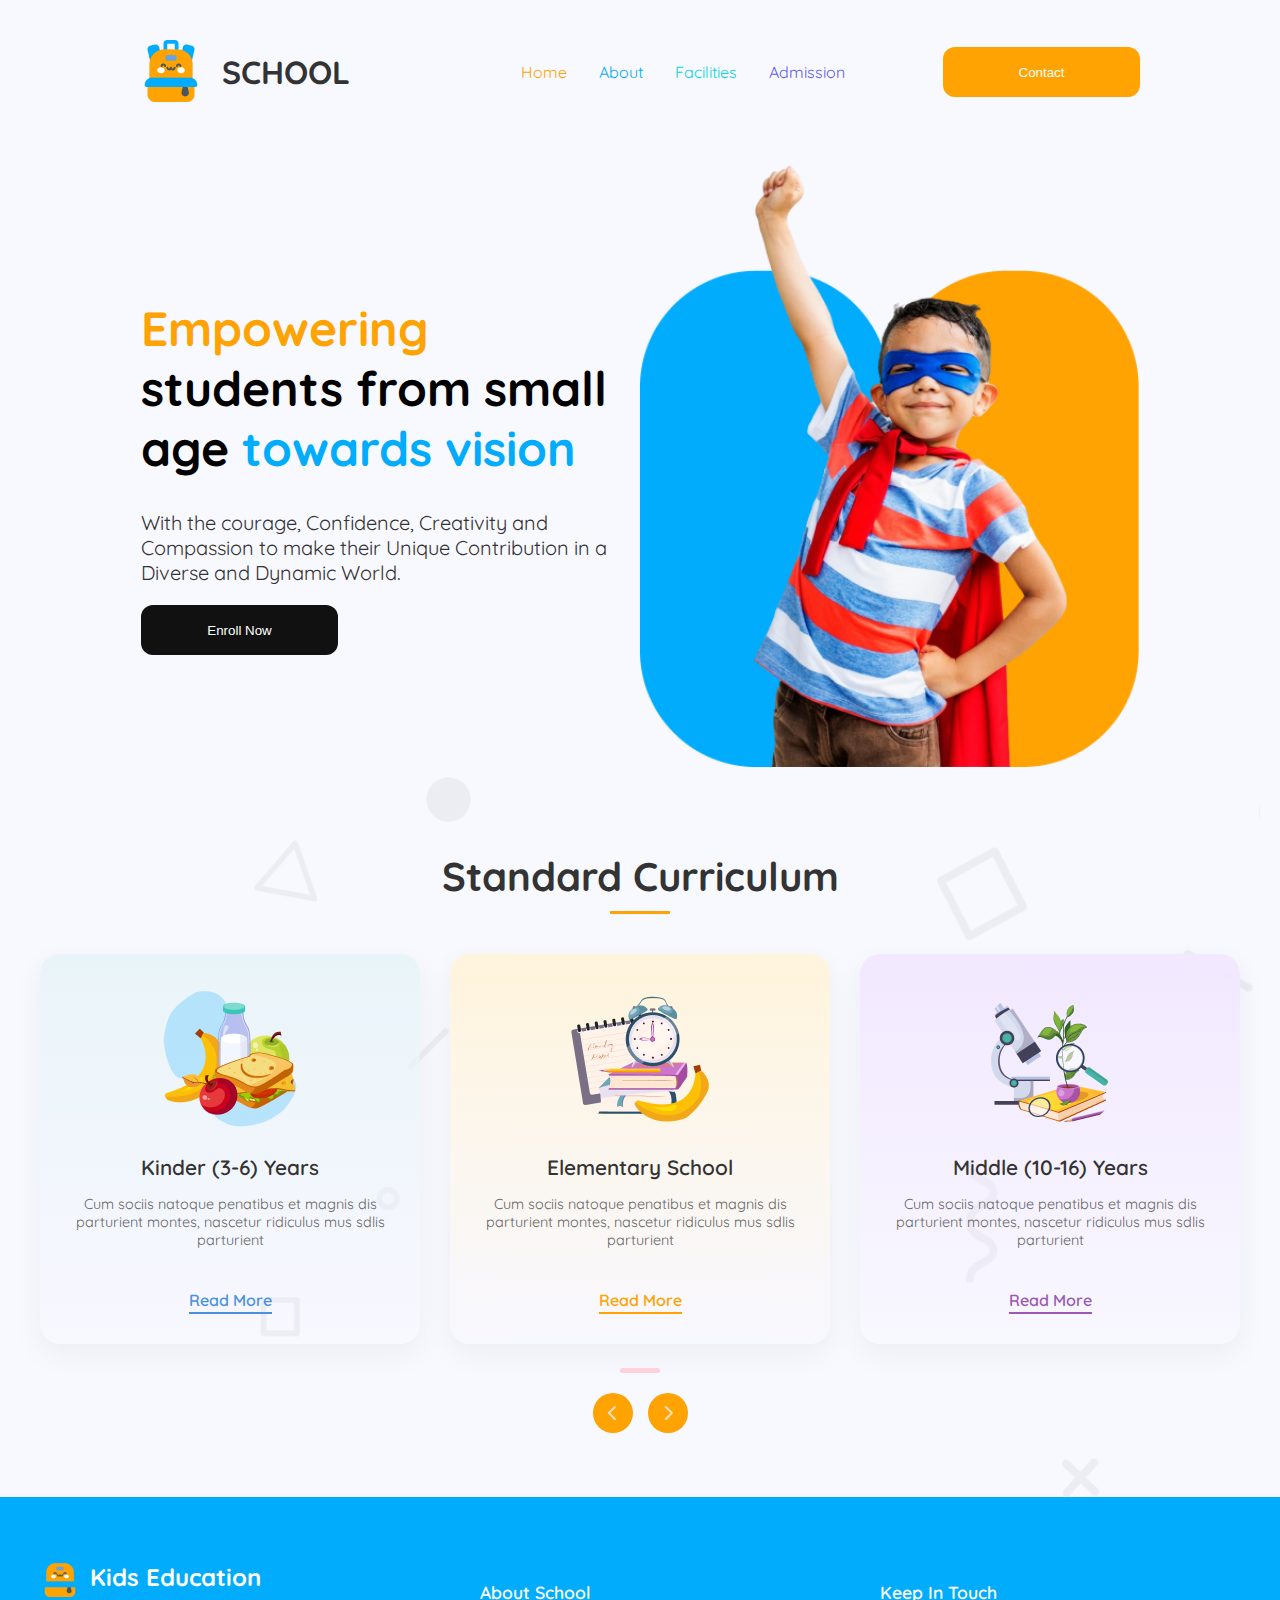
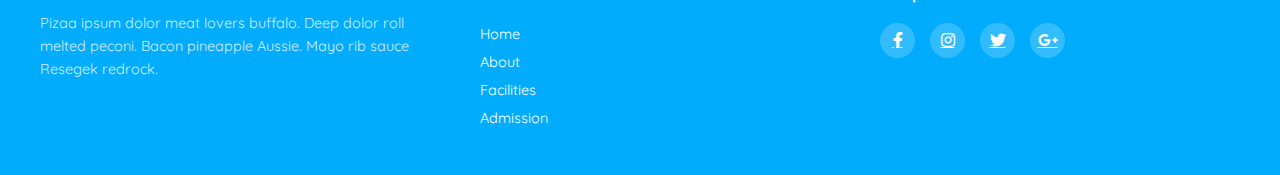
<file: index.html>
<!DOCTYPE html>
<html lang="en">
<head>
    <meta charset="UTF-8">
    <meta name="viewport" content="width=device-width, initial-scale=1.0">
    <title>B11-A2-Kids-School</title>
    <link rel="stylesheet" href="https://cdnjs.cloudflare.com/ajax/libs/font-awesome/6.0.0-beta3/css/all.min.css"> 
    <link rel="stylesheet" href="style/kids.css"> 
</head>
<body class="quicksand-new-font">
    <header class="header">
        <div class="mobile-content">
            <div class="moblile-logo"><img src="assets/logo.png" alt="Logo"></div> 
            <div class="mobile-ber"><i class="fa-solid fa-bars"></i></div>
        </div>    
        <hr class="hr-mobile text-primary">
          
        <div class="desktop-content">
            <div class="box-0">
                <nav class="navbar display-flex">
                    <div class="box-1 display-flex">
                        <img src="assets/logo.png" alt="Logo" class="img-logo">
                        <h3 class="nav-tittle">SCHOOL</h3>
                    </div>
                    <div class="box-2 display-flex">
                        <ul class="nav-link display-flex">
                            <li class="nav-item text-primary"><a class="text-primary" href="#">Home</a></li>
                            <li class="nav-item text-blue"><a class="text-blue" href="#">About</a></li>
                            <li class="nav-item text-sky"><a class="text-sky" href="#">Facilities</a></li>
                            <li class="nav-item text-beguni"><a class="text-beguni" href="#">Admission</a></li>
                        </ul>
                    </div>
                   <button class="btn">Contact</button>
                </nav>
            </div>
        </div>
        
        <div class="new">
            <div class="banner">
                <div class="banner-contant">
                    <h1 class="banner-tittle"><span class="text-primary">Empowering</span><br>
                        <span class="text-black">students from small <br>age</span> <span class="text-blue">towards vision</span>
                    </h1>
                    <p class="banner-des">
                        With the courage, Confidence, Creativity and Compassion to make their Unique Contribution in a Diverse and Dynamic World.
                    </p>
                    <button class="banner-btn">Enroll Now</button>
                </div>
                <img class="banner-logo" src="assets/hero-kids.png" alt="Hero Illustration of Kids">
            </div>
        </div>
    </header>

    <section style="background-image: url(assets/bg.png);" class="curriculum-section">
        <h2 class="section-title">Standard Curriculum</h2>
        <div class="title-underline"></div>

        <div class="curriculum-cards-container">
            <div class="curriculum-card card-kinder" style="background: linear-gradient(to bottom, rgba(233, 244, 249, 100), rgba(255,255,255,0));">
                <div class="card-image-box">
                    <img src="assets/kinder.png" alt="Kinder illustration" class="card-image">
                </div>
                <h3 class="card-title">Kinder (3-6) Years</h3>
                <p class="card-description">Cum sociis natoque penatibus et magnis dis parturient montes, nascetur ridiculus mus sdlis parturient</p>
                <a href="#" class="read-more-link link-blue">Read More</a>
            </div>

            <div class="curriculum-card card-elementary" style="background: linear-gradient(to bottom, rgba(255, 244, 220, 100), rgba(255,255,255,0));">
                <div class="card-image-box">
                    <img src="assets/elementary.png" alt="Elementary illustration" class="card-image">
                </div>
                <h3 class="card-title">Elementary School</h3>
                <p class="card-description">Cum sociis natoque penatibus et magnis dis parturient montes, nascetur ridiculus mus sdlis parturient</p>
                <a href="#" class="read-more-link link-orange">Read More</a>
            </div>

            <div class="curriculum-card card-middle" style="background: linear-gradient(to bottom, rgba(242, 232, 255, 100), rgba(255,255,255,0));">
                <div class="card-image-box">
                    <img src="assets/middle.png" alt="Middle illustration" class="card-image">
                </div>
                <h3 class="card-title">Middle (10-16) Years</h3>
                <p class="card-description">Cum sociis natoque penatibus et magnis dis parturient montes, nascetur ridiculus mus sdlis parturient</p>
                <a href="#" class="read-more-link link-purple">Read More</a>
            </div>
        </div>

        <div style="margin: 24px;" class="curriculum-navigation">
            <div class="nav-dot-indicator"></div>
            <div class="nav-arrows">
                <button style="background-color: #FEA301; border-radius: 24px; border: none; color: wheat; height: 40px; width: 40px;" class="nav-arrow left-arrow"><i style="font-size: 16px;" class="fas fa-chevron-left"></i></button>
                <button style="background-color: #FEA301; border-radius: 24px; border: none; color: wheat; height: 40px; width: 40px;" class="nav-arrow right-arrow"><i style="font-size: 16px;" class="fas fa-chevron-right"></i></button>
            </div>
        </div>
    </section>


    <div class="bg-shapes">
        <span class="shape triangle-top-left"></span>
        <span class="shape circle-top-right"></span>
        <span class="shape plus-bottom-left"></span>
        <span class="shape x-bottom-right"></span>
    </div>


    <footer class="main-footer">
    <div class="footer-container">
        
        <div class="footer-col footer-info">
            <div class="footer-logo-box">
                <img src="assets/logo.png" alt="Kids Education Logo" class="footer-logo">
                <h3 class="footer-title">Kids Education</h3>
            </div>
            <p class="footer-description">
                Pizaa ipsum dolor meat lovers buffalo. Deep dolor roll melted peconi. Bacon
                pineapple Aussie. Mayo rib sauce Resegek redrock.
            </p>
        </div>

        
        <div class="footer-col footer-links">
            <h4 class="footer-heading">About School</h4>
            <ul class="footer-list">
                <li><a href="#">Home</a></li>
                <li><a href="#">About</a></li>
                <li><a href="#">Facilities</a></li>
                <li><a href="#">Admission</a></li>
            </ul>
        </div>

        
        <div class="footer-col footer-social">
            <h4 class="footer-heading">Keep In Touch</h4>
            <div class="social-icons">
                <a href="#" class="social-icon facebook"><i class="fab fa-facebook-f"></i></a>
                <a href="#" class="social-icon instagram"><i class="fab fa-instagram"></i></a>
                <a href="#" class="social-icon twitter"><i class="fab fa-twitter"></i></a>
                <a href="#" class="social-icon google"><i class="fab fa-google-plus-g"></i></a>
            </div>
        </div>

    </div>
</footer>

</body>
</html>
</file>
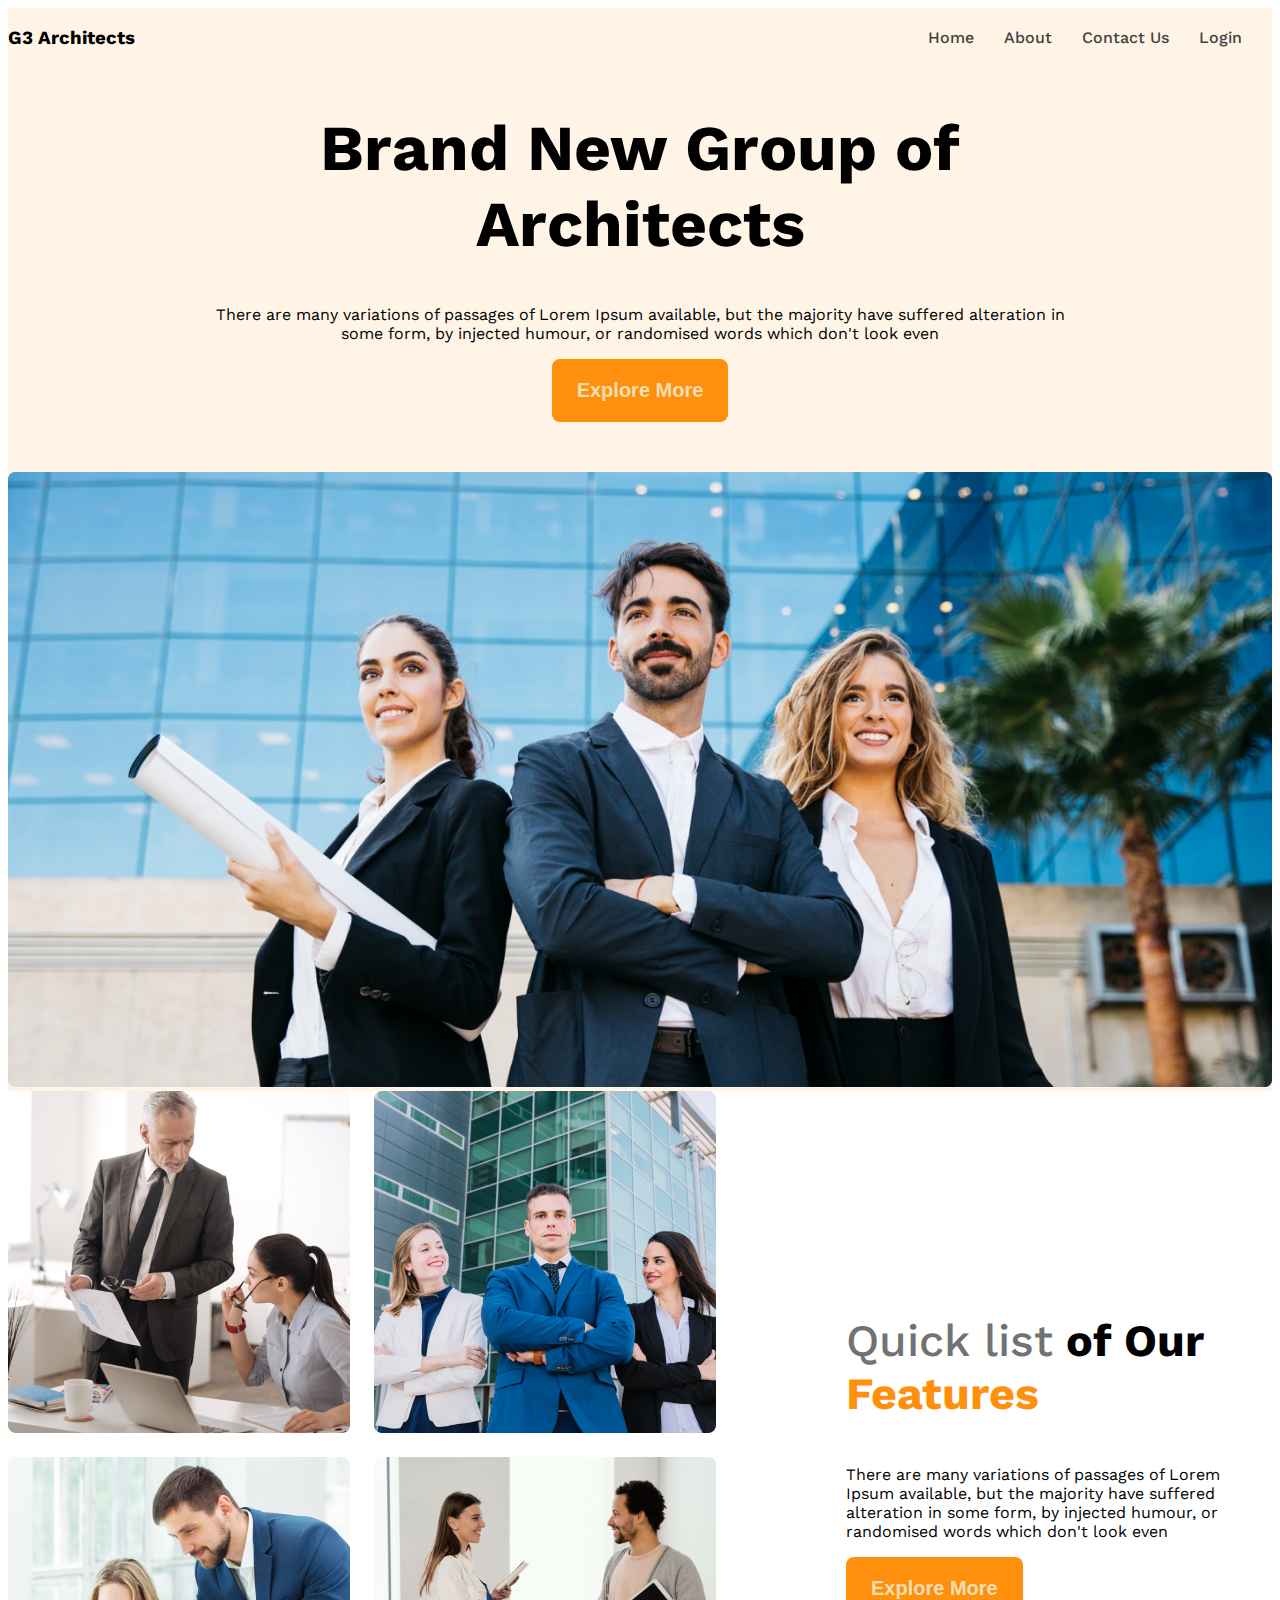
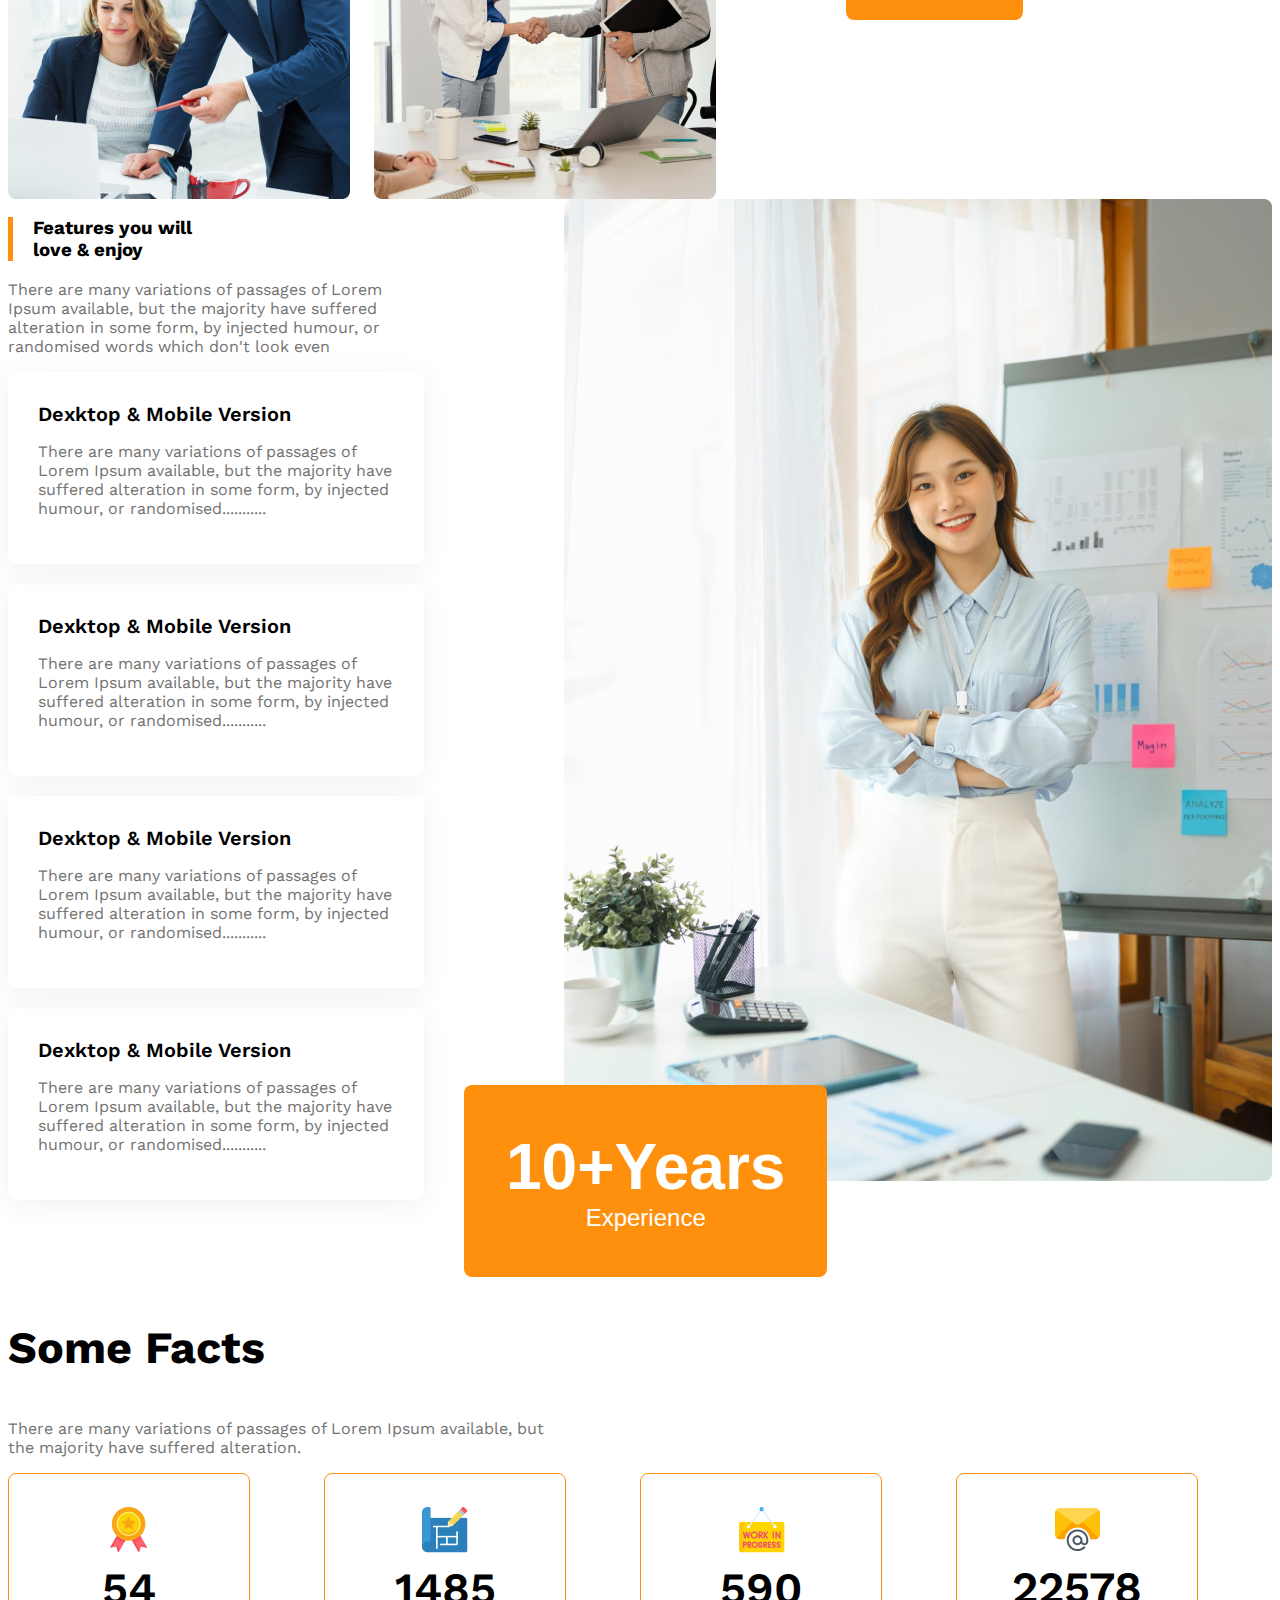
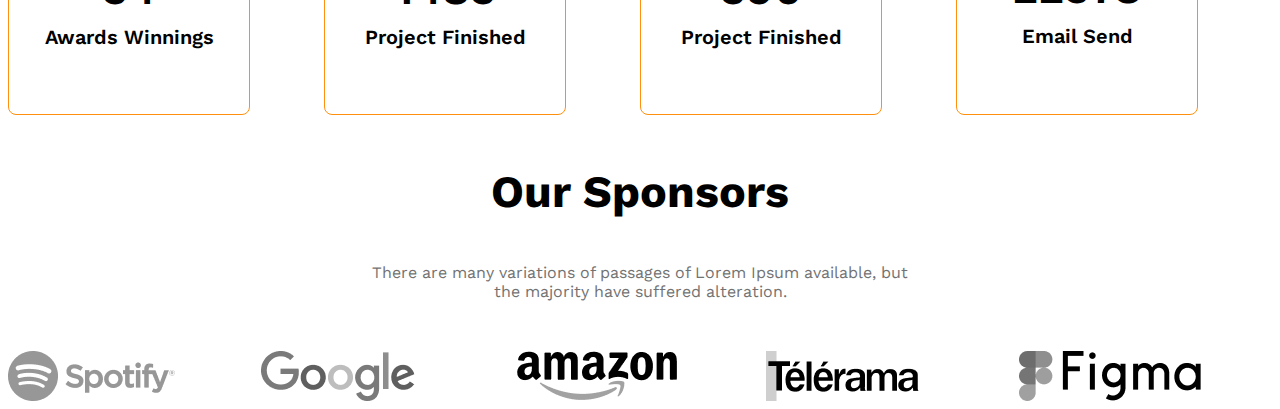
<file: copy.html>
<!DOCTYPE html>
<html lang="en">
<head>
    <meta charset="UTF-8">
    <meta name="viewport" content="width=device-width, initial-scale=1.0">
    <title>G3 Architects</title>
    <link rel="stylesheet" href="style/new.css">
</head>
<body class="work-sans-font">
    <header class="bg-light">
        <nav class="navbar display-flex">
        <h3>G3 Architects</h3>
        <ul class="nav-links display-flex">
                                                   
            <li class="nav-item"><a href="" class="nav-link text-gray">Home</a></li>
            <li class="nav-item"><a href="" class="nav-link text-gray">About</a></li>
            <li class="nav-item"><a href="" class="nav-link text-gray">Contact Us</a></li>
            <li class="nav-item"><a href="" class="nav-link text-gray">Login</a></li>
        </ul>
        </nav>
        <div class="banner">
              <div class="banner-content">
                <h1 class="banner-title">Brand New Group of Architects</h1>
              <p class="banner-description">There are many variations of passages of Lorem Ipsum available, but the majority have suffered alteration in some form, by injected humour, or randomised words which don't look even</p>
              <button class="btn-primary">Explore More</button>
              </div>
              <img class="banner-image" src="images/banner.png" alt="">
        </div> 
        
    </header>
    <main>
        <!-- teams section start -->
      <section class="teams display-flex">
       <div class="team-img-container">
        <img src="images/team1.png" alt="">
        <img src="images/team2.png" alt="">
        <img src="images/team3.png" alt="">
        <img src="images/team4.png" alt="">
       </div>
       <div class="our-features">
        <h3 class="section-tittle"><span id="quick-list" class="text-light-gray">Quick list</span> <span>of Our</span> 
            <span class="text-primary">Features</span></h3>
        <p class="feature-description">
            There are many variations of passages of Lorem Ipsum available, but the majority have suffered alteration in some form, by injected humour, or randomised words which don't look even
        </p>
        <button class="btn-primary">Explore More</button>
       </div>
      </section>

      <!-- teatures section start -->
       <sectionl class="features display-flex">
        <div>
          <h3 id="feature-section-titlle" class="section-titlle">Features you will <br>love & enjoy</h3>
          <p class="text-light-gray">There are many variations of passages of Lorem Ipsum available, but the majority have suffered alteration in some form, by injected humour, or randomised words which don't look even</p>

          <!-- feature card container -->
          <div class="feature-card">
            <h4 class="feature-tittle">Dexktop & Mobile Version</h4>
            <p class="text-light-gray">
                There are many variations of passages of Lorem Ipsum available, but the majority have suffered alteration in some form, by injected humour, or randomised...........
            </p>
           </div>
           <div class="feature-card">
            <h4 class="feature-tittle">Dexktop & Mobile Version</h4>
            <p class="text-light-gray">
                There are many variations of passages of Lorem Ipsum available, but the majority have suffered alteration in some form, by injected humour, or randomised...........
            </p>
           </div>
           <div class="feature-card">
            <h4 class="feature-tittle">Dexktop & Mobile Version</h4>
            <p class="text-light-gray">
                There are many variations of passages of Lorem Ipsum available, but the majority have suffered alteration in some form, by injected humour, or randomised...........
            </p>
           </div>
           <div class="feature-card">
            <h4 class="feature-tittle">Dexktop & Mobile Version</h4>
            <p class="text-light-gray">
                There are many variations of passages of Lorem Ipsum available, but the majority have suffered alteration in some form, by injected humour, or randomised...........
            </p>
           </div>

        </div>
        <div class="featured-architect">
            <img src="images/architect.png" alt="">
            <button id="experience-badge" class="btn-primary">
               <span id="experience-year">10+Years</span>
               <br>
            <span>Experience</span>
            </button>
        </div>
       </sectionl>

      <!-- some facts -->
       <section>
         <h3 class="section-tittle">Some Facts</h3>
         <p class="text-light-gray fact-description">There are many variations of passages of Lorem Ipsum available, but the majority have suffered alteration.</p>
         
         <div class="facts-container">
            <div class="fact-card display-flex">
              <div>
                <img src="images/icons/ribon.png" alt="" class="fact-icon">
                <h4 class="fact-number">54</h4>
                <h5 class="fact-name">Awards Winnings</h5>
              </div>
            </div>
            <div class="fact-card display-flex">
               <div>
                <img src="images/icons/projects.png" alt="" class="fact-icon">
                <h4 class="fact-number">1485</h4>
                <h5 class="fact-name">Project Finished</h5>
               </div>
            </div>
            <div class="fact-card display-flex">
                <div>
                    <img src="images/icons/customers.png" alt="" class="fact-icon">
                <h4 class="fact-number">590</h4>
                <h5 class="fact-name">Project Finished</h5>
                </div>
            </div>
            <div class="fact-card display-flex">
                <div>
                    <img src="images/icons/email.png" alt="" class="fact-icon">
                <h4 class="fact-number">22578</h4>
                <h5 class="fact-name">Email Send</h5>
                </div>
            </div>
         </div>
       </section>

       <!-- some facts -->
        <section class="our-sponsors"> 
             <div class="sponsor-info">
                <h3 class="section-tittle">Our  Sponsors</h3>
                <p class="text-light-gray">There are many variations of passages of Lorem Ipsum available, but the majority have suffered alteration.</p>
             </div>
             <div class="sponsor-companies">
                <img src="images/sponsors/spotify.png" alt="">
                <img src="images/sponsors/google.png" alt="">
                <img src="images/sponsors/amazon.png" alt="">
                <img src="images/sponsors/telerama.png" alt="">
                <img src="images/sponsors/figma.png" alt="">
            </div>
        </section>
    </main>
    <footer>

    </footer>
    
</body>
</html>
</file>
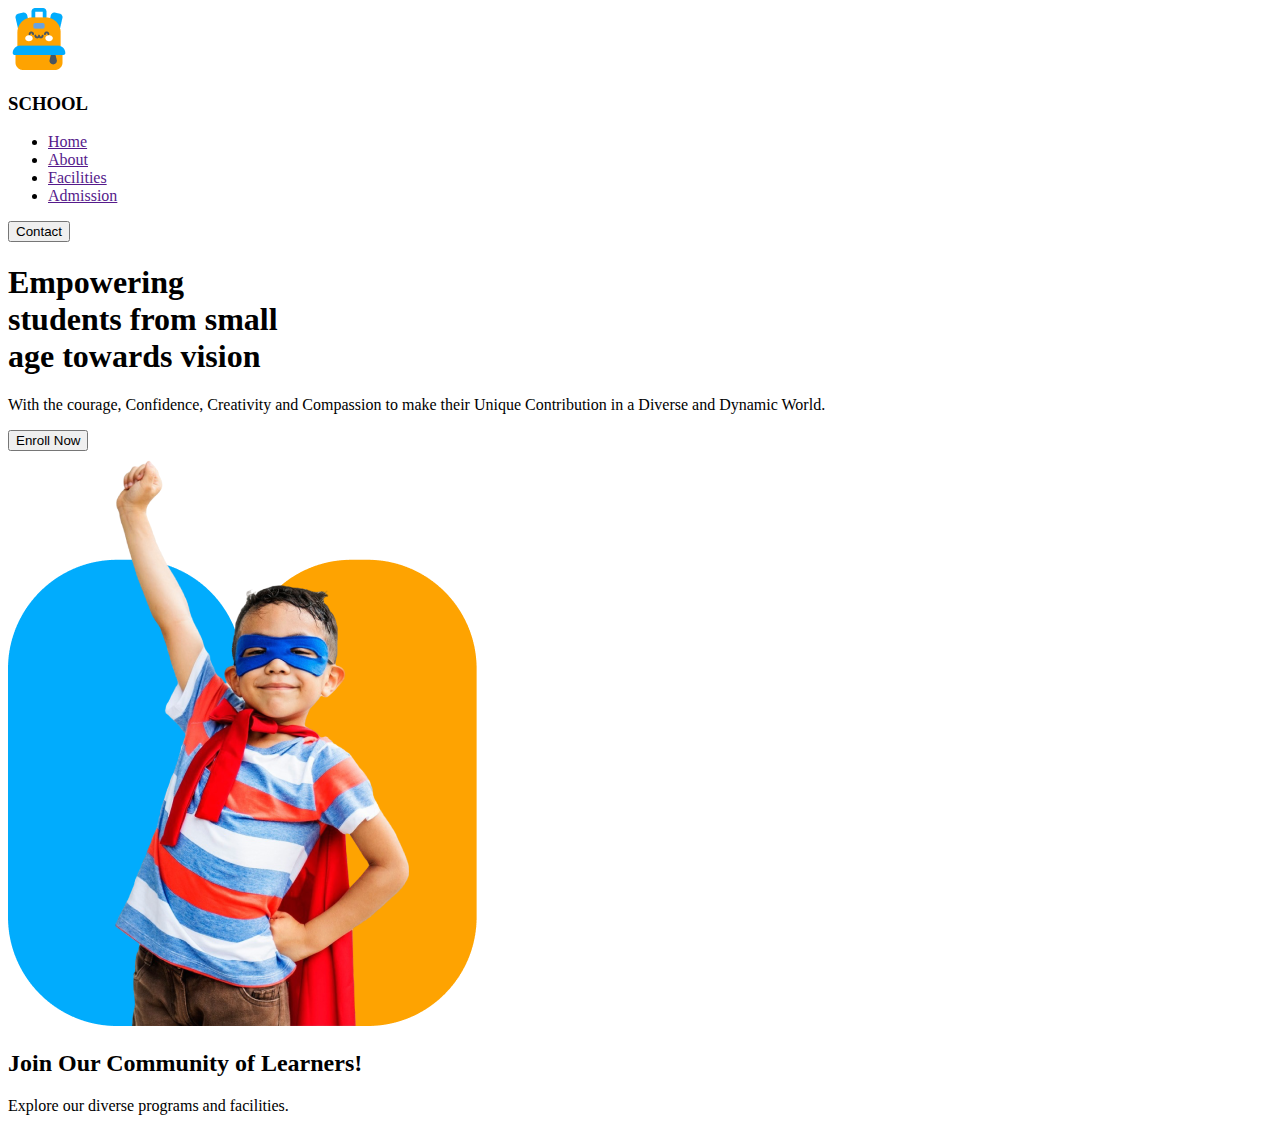
<file: emny.html>
<!DOCTYPE html>
<html lang="en">
<head>
    <meta charset="UTF-8">
    <meta name="viewport" content="width=device-width, initial-scale=1.0">
    <title>Document</title>
    <style>

        /* Default styles for both mobile and desktop */
.mobile-content, .desktop-content {
    display: none; /* Hide both by default */
}

/* Mobile styles */
@media (max-width: 768px) {
    .mobile-content {
        display: block; /* Show mobile content */
    }
}

/* Desktop styles */
@media (min-width: 769px) {
    .desktop-content {
        display: block; /* Show desktop content */
    }
}
    </style>
</head>
<body>
    <div class="box-0">
        <nav class="navbar display-flex">
            <div class="box-1 display-flex">
                <img src="assets/logo.png" alt="" class="img-logo">
                <h3 class="nav-tittle">SCHOOL</h3>
            </div>
            <div class="box-2 display-flex">
                <ul class="nav-link display-flex">
                    <li class="nav-item text-primary"><a class="text-primary" href="">Home</a></li>
                    <li class="nav-item text-blue"><a class="text-blue" href="">About</a></li>
                    <li class="nav-item text-sky"><a class="text-sky" href="">Facilities</a></li>
                    <li class="nav-item text-beguni"><a class="text-beguni" href="">Admission</a></li>
                </ul>
            </div>
            <button class="btn">Contact</button>
        </nav>
    </div>
    
    <div class="banner display-flex">
        <div class="banner-contant">
            <h1 class="banner-tittle"><span class="text-primary">Empowering</span><br>
                <span class="text-black">students from small <br>age</span> <span class="text-blue">towards vision
                </span></h1>
            <p class="banner-des">
                With the courage, Confidence, Creativity and Compassion to make their Unique Contribution in a Diverse and Dynamic World.
            </p>
            <button class="banner-btn">Enroll Now</button>
        </div>
        <img src="assets/hero-kids.png" alt="">
    </div>
    
    <!-- Mobile Specific Content -->
    <div class="mobile-content">
        <h2>Welcome to Our School!</h2>
        <p>We provide a nurturing environment for young minds.</p>
    </div>
    
    <!-- Desktop Specific Content -->
    <div class="desktop-content">
        <h2>Join Our Community of Learners!</h2>
        <p>Explore our diverse programs and facilities.</p>
    </div>
</body>
</html>
</file>
<file: style/kids.css>
@import url('https://fonts.googleapis.com/css2?family=Quicksand:wght@300..700&display=swap');
@import url('https://fonts.googleapis.com/css2?family=Poppins:wght@400;600;700&display=swap'); 

/* Define CSS Variables */
:root {
    --color-background-light: #f8f8ff;
    --color-text-dark: #333;
    --color-text-light: #666;
    --color-accent-blue: #4a90e2; 
    --color-accent-orange: rgba(254, 163, 1, 1); /* text-primary color */
    --color-accent-purple: #9b59b6; 
    /* The linear gradients now handle the card backgrounds, simplifying these variables */
}

/* Quicksand Font Definition */
.quicksand-new-font {
    font-family: "Quicksand", sans-serif;
    font-optical-sizing: auto;
    font-style: normal;
}

/* Base Body Styles */
body {
    padding: 0;
    margin: 0;
    background-color: var(--color-background-light);
    color: var(--color-text-dark);
    position: relative; /* Essential for relative positioning of .bg-shapes */
    min-height: 100vh; /* Ensures body covers full height */
}

/* Shared Utility Styles */
.display-flex {
    display: flex;
}
.text-primary {
    color: var(--color-accent-orange);
}
.text-blue {
    color: rgba(1, 172, 253, 1);
}
.text-sky {
    color: rgba(5, 212, 223, 1);
}
.text-beguni {
    color: rgba(93, 88, 239, 1);
}
.text-black {
    color: black;
}

/* --- Header Styles --- */
.box-0 {
    margin: 20px 140px;
}
.box-1 {
    gap: 20px;
}
.img-logo {
    width: 62px;
    height: 62px;
    margin-top: 20px;
}
.navbar {
    justify-content: space-between;
    align-items: center;
}
.nav-tittle {
    font-weight: bold;
    font-size: 32px;
}
.nav-item a {
    text-decoration: none;
    margin-left: 32px;
}
.nav-link {
    list-style: none;
    text-decoration: none;
}
.btn {
    width: 197px;
    height: 50px;
    color: white;
    background-color: var(--color-accent-orange);
    border: none; 
    border-radius: 12px;
    cursor: pointer;
}

/* Banner Style Related */
.banner {
    margin-right: 141px;
    margin-left: 141px;
    align-items: center; 
}
.banner-contant {
    margin-top: 122px;
    margin-bottom: 122px;
    flex-basis: 50%; 
}
.banner-logo {
    flex-basis: 50%;
    max-width: 100%;
    height: auto;
}
.banner-tittle {
    font-size: 3rem;
    font-weight: bold;
}
.banner-des {
    font-size: 1.25rem;
}
.banner-btn {
    height: 50px;
    width: 197px;
    color: white;
    background-color: #111111;
    border-radius: 12px;
    border: none;
    cursor: pointer;
}

/* Mobile & Desktop Display Toggles */
.mobile-content, .desktop-content {
    display: none;
}

/* Desktop styles (min-width: 577px) */
@media (min-width: 577px) {
    .desktop-content {
        display: block;
    }
    .banner {
        display: flex; 
    }
    .hr-mobile {
        display: none;
    }
}


/* --- Curriculum CSS - Desktop (3 Cards Side-by-Side) --- */

.curriculum-section {
    max-width: 1200px;
    margin: 0 auto;
    padding: 40px 20px;
    text-align: center;
    background-repeat: no-repeat;
    background-size: cover;
    background-position: center top;
}

.section-title {
    font-size: 2.5rem;
    font-weight: 700;
    margin-bottom: 10px;
}

.title-underline {
    width: 60px;
    height: 3px;
    background-color: var(--color-accent-orange);
    margin: 0 auto 40px;
}

/* Desktop: 3 cards in a row using Flexbox */
.curriculum-cards-container {
    display: flex;
    gap: 30px;
    justify-content: center;
    align-items: stretch;
    flex-wrap: nowrap;
}

.curriculum-card {
    flex: 1 1 300px; 
    max-width: 350px;
    background-color: #ffffff; /* Fallback, overridden by inline style */
    border-radius: 20px;
    padding: 30px 20px;
    box-shadow: 0 10px 30px rgba(0, 0, 0, 0.05);
    text-align: center;
    transition: transform 0.3s ease, box-shadow 0.3s ease;
    /* Remove redundant margin-bottom */
}
.curriculum-card:hover {
    transform: translateY(-5px);
    box-shadow: 0 15px 40px rgba(0, 0, 0, 0.1);
}

/* The gradient background is now inline. We can remove the individual card-image-box backgrounds */
.card-image-box {
    width: 150px;
    height: 150px;
    margin: 0 auto 20px;
    border-radius: 50%;
    display: flex;
    justify-content: center;
    align-items: center;
    overflow: hidden;
    /* Removing individual background colors as they are applied to the whole card now */
}

.card-image {
    max-width: 100%;
    max-height: 100%;
    object-fit: contain;
    padding: 10px;
}
.card-title { font-size: 1.3rem; font-weight: 600; margin-bottom: 15px; }
.card-description { font-size: 0.9rem; color: var(--color-text-light); margin-bottom: 25px; min-height: 70px; }

/* Link Colors */
.read-more-link { font-weight: 600; text-decoration: none; padding-bottom: 2px; border-bottom: 2px solid transparent; transition: border-bottom 0.3s ease; display: inline-block; }
.link-blue { color: var(--color-accent-blue); border-color: var(--color-accent-blue); }
.link-orange { color: var(--color-accent-orange); border-color: var(--color-accent-orange); }
.link-purple { color: var(--color-accent-purple); border-color: var(--color-accent-purple); }
.read-more-link:hover { border-bottom: 2px solid; }

/* Curriculum Navigation Arrows */
.curriculum-navigation {
    display: flex;
    flex-direction: column;
    align-items: center;
    margin-top: 40px;
}
.nav-dot-indicator { 
    width: 40px; 
    height: 5px; 
    background-color: #ffd1dc; 
    border-radius: 2px; 
    margin-bottom: 20px; 
}
.nav-arrows { 
    display: flex; 
    gap: 15px; 
}


/* --- Mobile Responsiveness (max-width: 576px) --- */
@media (max-width: 576px) {
    /* Mobile Header/Banner Overrides (already defined) */
    .mobile-content { display: flex; padding: 15px; align-items: center; justify-content: space-between; }
    .fa-solid { font-size: 1.5rem; }
    .hr-mobile { border: none; height: 1px; background-color: var(--color-accent-orange); }
    .banner { margin: 0 17px; display: grid; grid-template-rows: auto auto; text-align: center; }
    .banner-contant { grid-row: 2; margin-top: 50px; margin-bottom: 50px; }
    .banner-logo { grid-row: 1; width: 100%; height: auto; }
    
    /* MOBILE STACKING (Curriculum Section) */
    .curriculum-section { padding: 40px 20px; }
    .curriculum-cards-container {
        flex-direction: column; 
        gap: 20px; 
        overflow-x: hidden; 
    }
    .curriculum-card {
        flex: 0 0 auto; 
        max-width: 100%;
        width: 100%;
        margin: 0 auto 15px auto; 
        padding: 25px 15px;
        box-shadow: 0 5px 15px rgba(0, 0, 0, 0.05);
    }
    .card-title { font-size: 1.2rem; }
    .card-description { min-height: auto; }
    
    /* Hide navigation dots/arrows on mobile */
    .curriculum-navigation {
        display: none !important;
    }
}







/* --- Global Variable (if not already defined) --- */
:root {
    /* Ensure this variable is present in your global styles */
    --color-blue-footer: rgba(1, 172, 253, 100);
}

/* ---------------------------------- */
/* --- 3. Footer Styles (Desktop) --- */
/* ---------------------------------- */

.main-footer {
    background-color: var(--color-blue-footer); 
    color: white;
    padding: 60px 20px 40px;
    font-family: 'Quicksand', sans-serif;
    position: relative;
    z-index: 10; 
}

.footer-container {
    max-width: 1200px;
    margin: 0 auto;
    display: flex;
    justify-content: space-between;
    gap: 40px;
    flex-wrap: wrap; 
    text-align: left;
}

.footer-col {
    flex: 1; 
    min-width: 200px; 
}

.footer-info {
    flex: 2; /* Takes more space than other columns */
    max-width: 400px;
}

.footer-logo-box {
    display: flex;
    align-items: center;
    gap: 10px;
    margin-bottom: 15px;
}

.footer-logo {
    width: 40px;
    height: 40px;
}

.footer-title {
    font-size: 1.5rem;
    font-weight: 700;
    margin: 0;
}

.footer-description {
    font-size: 0.9rem;
    line-height: 1.6;
    opacity: 0.8;
}

.footer-heading {
    font-size: 1.1rem;
    font-weight: 600;
    margin-bottom: 20px;
}

.footer-list {
    list-style: none;
    padding: 0;
    margin: 0;
}

.footer-list li {
    margin-bottom: 8px;
}

.footer-list a {
    color: white;
    text-decoration: none;
    font-size: 0.9rem;
    transition: opacity 0.3s ease;
}

.social-icons {
    display: flex;
    gap: 15px;
}

.social-icon {
    display: flex;
    align-items: center;
    justify-content: center;
    width: 35px;
    height: 35px;
    border-radius: 50%;
    color: white;
    font-size: 1rem;
    background-color: rgba(255, 255, 255, 0.2); 
    transition: background-color 0.3s ease;
}


/* -------------------------------------- */
/* --- Media Query for Footer Mobile (max-width: 768px) --- */
/* -------------------------------------- */

@media (max-width: 768px) {
    /* Footer: Stack columns vertically in the requested order */
    .footer-container {
        flex-direction: column;
        gap: 30px;
        text-align: center; 
    }
    
    /* Footer Order: Kids Education (1) -> About School (2) -> Keep In Touch (3) */
    .footer-info { order: 1; }
    .footer-links { order: 2; } 
    .footer-social { order: 3; }

    .footer-logo-box {
        justify-content: center; /* Center logo and title */
    }
    
    .footer-list {
        display: flex;
        flex-direction: column;
        align-items: center; /* Center list items */
    }

    .social-icons {
        justify-content: center; /* Center social icons */
    }
}
</file>
<file: style/new.css>
@import url('https://fonts.googleapis.com/css2?family=Work+Sans:ital,wght@0,100..900;1,100..900&display=swap');


.work-sans-font{
  font-family: "Work Sans", serif;
  font-optical-sizing: auto;
  font-weight:400;
  font-style: normal;
}


/* shared styles */
.display-flex{
    display: flex;
}

.text-primary{
    color: #FF900E;
}

/* dark 02 */
.text-gray{
    color: #424242;
}

/* dark 03 */
.text-light-gray{
    color: #727272;
}

.bg-light{
    background-color: rgba(255, 144, 14, 0.1);
}

.btn-primary{
    background-color: #FF900E;
    color: wheat  ;
    padding: 20px 25px;
    font-size: 1.25rem;
    font-weight: 600;
    border-radius: 8px;
    border: none;
}
.main{
    max-width: 1440px;
    margin: 0 auto;
}

.main > .section{
    margin: 130px;
}


.section-tittle{font-size: 2.8rem;
    font-weight: 700;
 }
 

/* header style */


/* navbar related style */
.navbar{
    justify-content: space-between;
    align-items: center;
}

.brand{
    font-weight: 700;
    font-size: 3rem;
}
.nav-item{
    list-style: none;
    margin-right: 30px;
    
}
.nav-link{
    text-decoration: none;
    font-weight: 500;
    display: flex;
}

.navbar, .navbar{
    max-width: 1440px;
    margin: 0 auto;
}

/* banner related style */
.banner-content{
    max-width: 850px;
    margin: 0 auto;
    text-align: center;
    margin-bottom: 50px;
}

.banner-title{
    font-weight: 700;
    font-size: 4rem;
}

.banner-image{
    width: 100%;
}

/* team and feature related style */
.teams{
    align-items: center;
}

.team-img-container{
    display: grid;
    grid-template-columns: repeat(2, 1fr);
    gap: 24px;
}

.our-features{
    margin-left: 130px;
    max-width: 530px;
}

#quick-list{
    font-weight: 500;
}

/* features section related style */
.features{
    gap: 140px;
}
#feature-section-titlle{
    border-left: 5px solid #FF900E;
    padding-left: 20px;
}
.feature-card{
    padding: 30px;
    border-radius: 8px;
    box-shadow: 0 4px 30px 0 rgba(0, 0, 0, 0.06);
    margin-bottom: 20px;
}
.feature-card .feature-tittle{
    font-weight: 600;
    font-size: 1.25rem;
    margin-top: 0px;
    margin-bottom: 0px;

}

#experience-badge{
    color: white;
    padding: 45px 42px;
    font-size: 1.5rem;
    font-weight: 500;
    margin-left: -100px;
    margin-top: -100px;
}
#experience-year{
    font-size: 4rem;
    font-weight: 700;
}
.featured-architec img{
    width: 100%;
}
/* some facts related styles */
.facts-container{
    display: grid;
    grid-template-columns: repeat(4, 1fr);
}
.fact-card{
    border: 1px solid #FF900E;
    width: 240px;
    height: 240px;
    border-radius: 8px;
    text-align: center;
    align-items: center;
    justify-content: center;
}

.fact-number{
    font-size: 2.8rem;
    font-weight: 600;
    margin-top: 5px;
    margin-bottom: 10px;
}

.fact-name{
   font-size: 1.25rem;
   font-weight: 600;
   margin-top: 10px;
}

.fact-description{
    max-width: 540px;
}


/* sponsor related styles */
.sponsor-info{
    max-width: 540px;
    margin: 50px auto;
    text-align: center;
}

.sponsor-companies{
    display: grid;
    grid-template-columns: repeat(5, 1fr);
}

.sponsor-companies img{
    filter: grayscale(100%);
}


/* responsive-media-query */
@media screen and (max-width: 576px){
    .navbar, 
    .nav-links,
    .features,
    .teams{
        flex-direction: column;
    }
    .team-img-container, 
    .facts-container,
    .sponsor-companies{
        grid-template-columns: repeat(1, 1fr);
    }
    .facts-container{
        justify-items: center;
        gap: 24px;
    }
    .sponsor-companies{
        justify-items: center;
        gap: 50px;
    }

    .our-features{
        margin-left: 20px;
    }
    #experience-badge{
        margin-top: 20px;
    margin-left: 20px;
    }

}


/* medium size device */
@media screen and (min-width: 576px) and (max-width: 992px){
    .teams, .features{
        flex-direction: column;
    }
    .our-features{
        margin-left: 50px auto;
    }
    .sponsor-companies, .facts-container{
        grid-template-columns: repeat(2, 1fr);
        gap: 50px;
        justify-items: center;
}
#experience-badge{
    margin-top: 20px;
margin-left: 20px;
}
}
</file>
